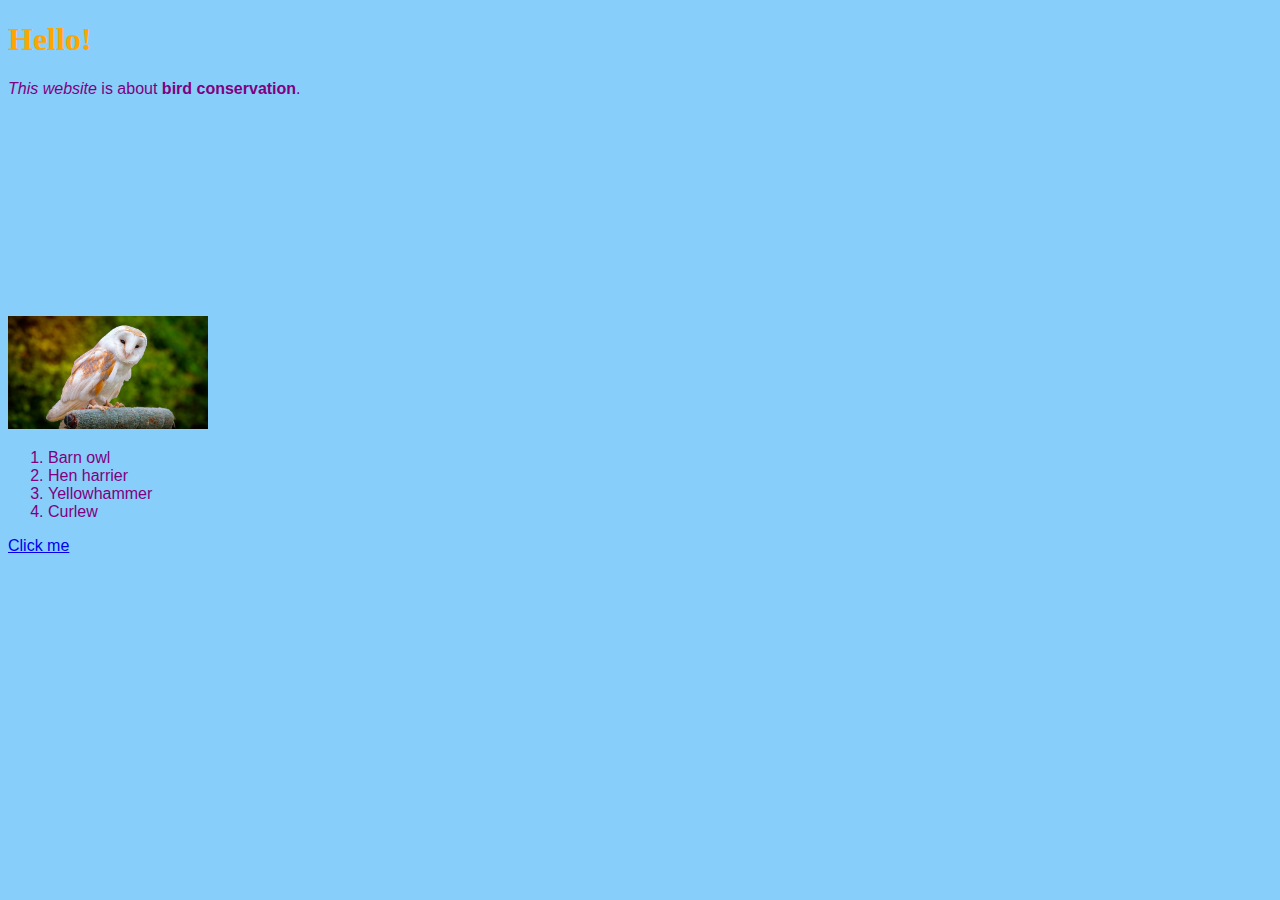
<file: bird-watch/index.html>
<!DOCTYPE html>
<html lang="en">
<head>
    <meta charset="UTF-8">
    <meta name="viewport" content="width=device-width, initial-scale=1.0">
    <title>Document</title>
    <link rel="stylesheet" href="./style.css">
</head>
<body>

    <header>
	    
    </header>

    <main>
      
      <h1>Hello!</h1>
      
      <p>
        <em>This website</em> is about <strong>bird conservation</strong>.
      </p>
      
      <img src="./bird.jpg" alt="A barn owl" width="200px">

      <iframe width="560" height="315" src="https://www.youtube.com/embed/DJv6T34qPAs" frameborder="0" allow="accelerometer; autoplay; clipboard-write; encrypted-media; gyroscope; picture-in-picture" allowfullscreen="true"></iframe>
    
      <ol>
          <li>Barn owl</li>
          <li>Hen harrier</li>
          <li>Yellowhammer</li>
          <li>Curlew</li>
      </ol>

      <a href="https://vi.wikipedia.org/wiki/Wikipedia" target="_blank">Click me</a>
    </main>

    <footer>
      
    </footer>

</body>
</html>
</file>
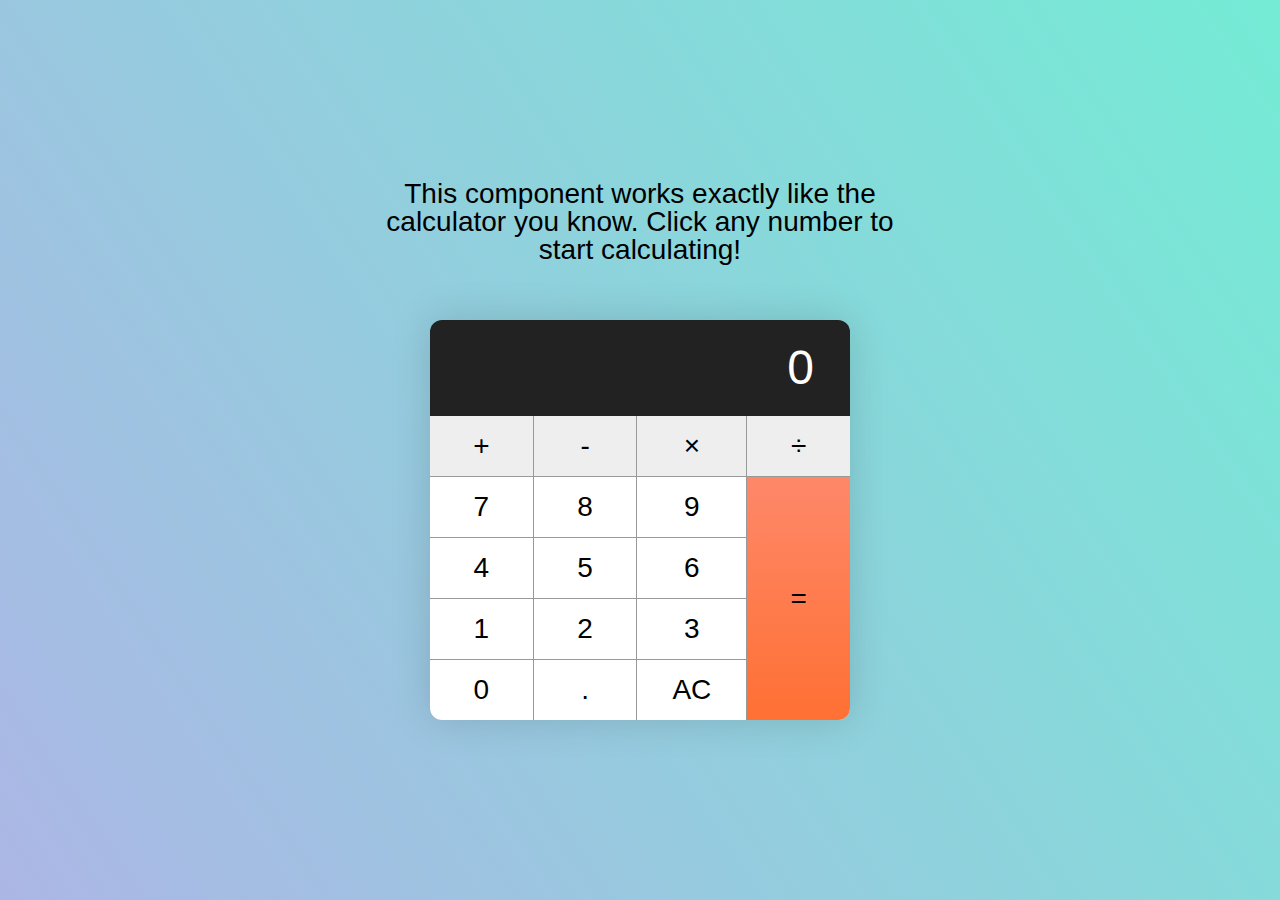
<file: calculator/index.html>
<!DOCTYPE html>
<html lang="en">
<head>
    <meta charset="UTF-8">
    <meta name="viewport" content="width=device-width, initial-scale=1.0">
    <title>Document</title>
    <link rel="stylesheet" href="./reset.css">
    <link rel="stylesheet" href="./style.css">
</head>
<body>
    <div class="container">
        <p>
          This component works exactly like the calculator you know. Click any number to start calculating!
        </p>
        <div class="calculator">
          <div class="calculator__display">0</div>
    
          <div class="calculator__keys">
            <button class="key--operator" data-action="add">+</button>
            <button class="key--operator" data-action="subtract">-</button>
            <button class="key--operator" data-action="multiply">&times;</button>
            <button class="key--operator" data-action="divide">÷</button>
            <button>7</button>
            <button>8</button>
            <button>9</button>
            <button>4</button>
            <button>5</button>
            <button>6</button>
            <button>1</button>
            <button>2</button>
            <button>3</button>
            <button>0</button>
            <button data-action="decimal">.</button>
            <button data-action="clear">AC</button>
            <button class="key--equal" data-action="calculate">=</button>
          </div>
        </div>
      </div>
    <script src="./script.js"></script>
</body>
</html>
</file>
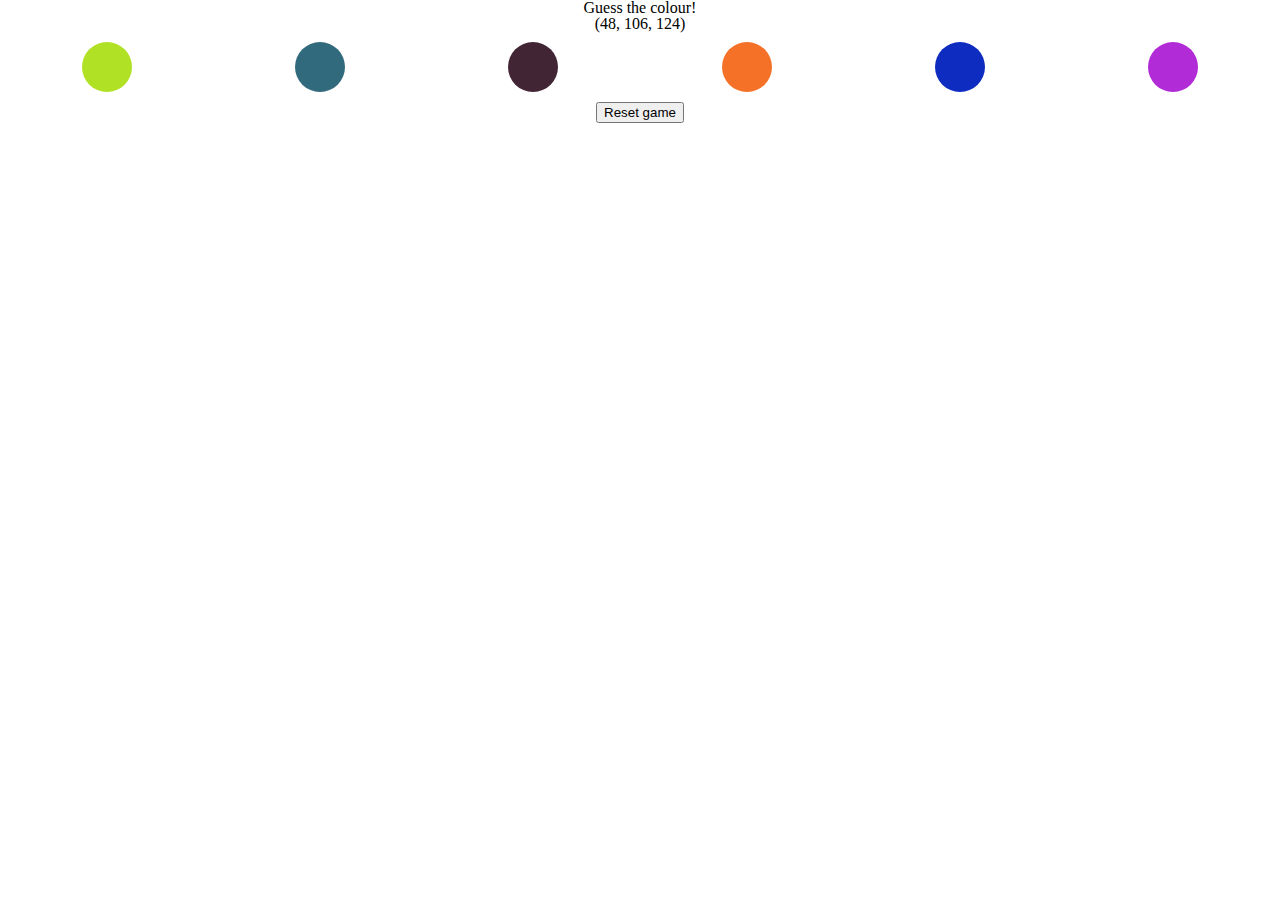
<file: guess-color/index.html>
<!DOCTYPE html>
<html lang="en">
<head>
    <meta charset="UTF-8">
    <meta name="viewport" content="width=device-width, initial-scale=1.0">
    <title>Document</title>
    <link rel="stylesheet" href="./reset.css">
    <link rel="stylesheet" href="./style.css">
</head>
<body>
    <h1>Guess the colour!</h1>
    <h2 id="colourValue"></h2>
    <div id="buttonWrapper">
        <button class="colourButton"></button>
        <button class="colourButton"></button>    
        <button class="colourButton"></button>    
        <button class="colourButton"></button>    
        <button class="colourButton"></button>    
        <button class="colourButton"></button>    
    </div>
    <h2 id="answer"></h2>

    <div id="reset"><button id="resetButton">Reset game</button></div>


    <script src="./script.js"></script>
</body>
</html>
</file>
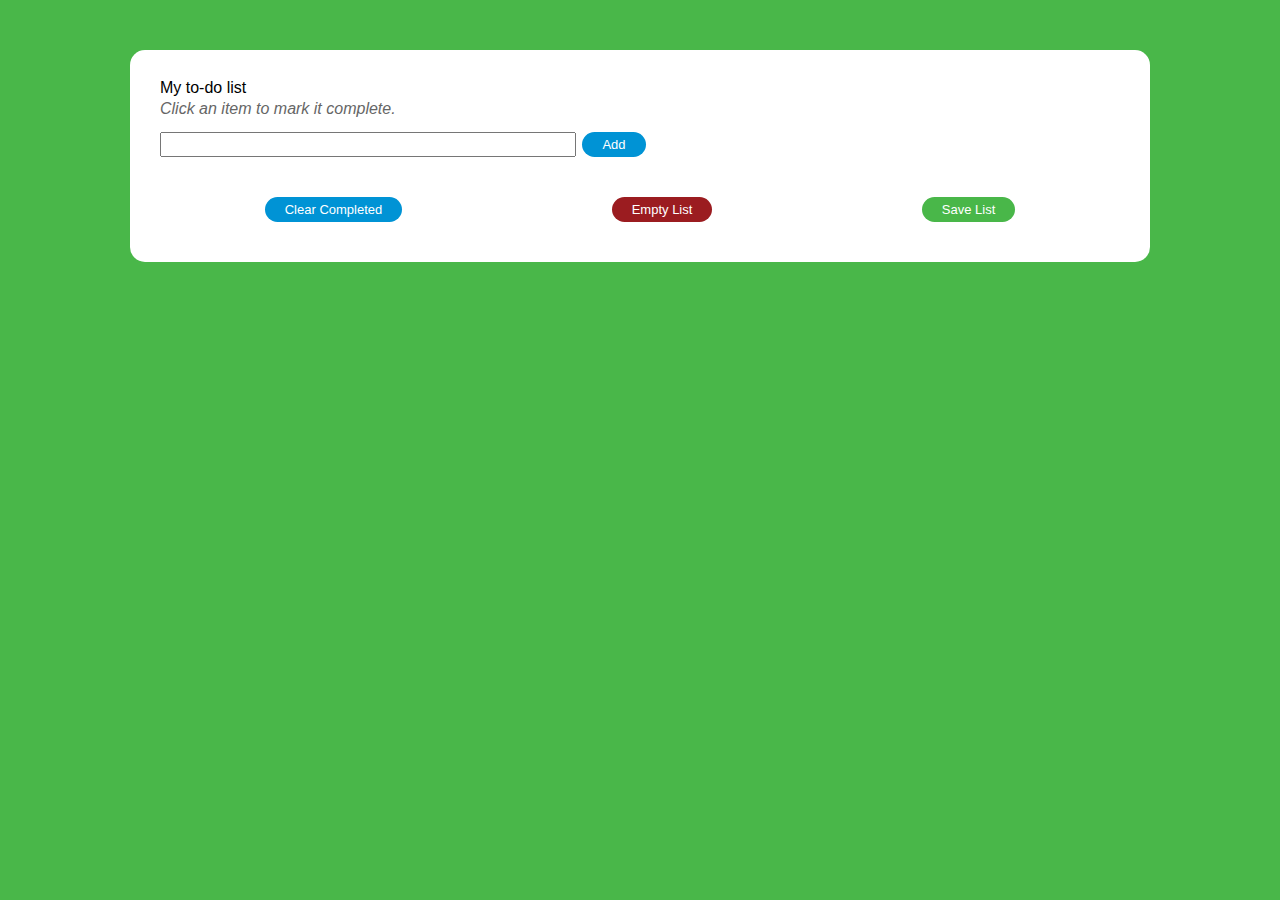
<file: todo-list/index.html>
<!DOCTYPE html>
<html lang="en">
<head>
    <meta charset="UTF-8">
    <meta name="viewport" content="width=device-width, initial-scale=1.0">
    <title>ToDo - List</title>
    <link rel="stylesheet" href="./reset.css">
    <link rel="stylesheet" href="./style.css">
</head>
<body>
    <div class="todo-wrapper">
        <h2>My to-do list</h2>
        <p>Click an item to mark it complete.</p>
        <form name="todo-adder">
            <input type="text" id="todo-entry-box" />
        </form>
        <button id="add-button" class="pretty-button">Add</button>
        <br />
        <ol id="todo-list">
        </ol>
        <div id="control-wrapper">
            <button id="clear-completed-button" class="pretty-button">Clear Completed</button>
            <button id="empty-button" class="pretty-button">Empty List</button>
            <button id="save-button" class="pretty-button">Save List</button>
        </div>
    </div>


    <script src="./script.js"></script>
</body>
</html>
</file>
<file: bird-watch/style.css>
body {
    background-color: lightskyblue;
    font-family: Helvetica, sans-serif;
    color: purple;
}

h1 {
    color: orange;
    font-family: 'Times New Roman', Times, serif;
}
  
  /**********************************
  This section is for styling tables
  ***********************************/
table, th, td {
    border: 1px solid HoneyDew;
    border-collapse: collapse;
}
tr {
  background-color: PaleTurquoise;
}
th, td {
  vertical-align: top;
  padding: 5px;
  text-align: left;
}
th {
  color: purple;
}
td {
  color: purple;
}
  /********************************/
</file>
<file: calculator/style.css>
html {
  box-sizing: border-box;
}

*,
*::before,
*::after {
  box-sizing: inherit;
}

body {
  margin: 0;
}

/* Responsive Images */

embed,
iframe,
img,
object,
video {
  max-width: 100%;
}

h1,
h2,
h3,
h4,
h5,
h6,
ul,
ol,
li,
p,
pre,
blockquote,
figure,
hr {
  margin: 0;
  padding-right: 0;
  padding-left: 0;
}

a {
  text-decoration: none;
}

a:focus {
  outline: none;
}

h1,
h2,
h3,
h4,
h5,
h6 {
  display: block;
}

/* Removes all decimals and discs from lists */

ol,
ul {
  list-style: none;
}

/* 
 * Completely resets form items
 * ----------------------------
 * Super hard reset that removes all borders
 * and radiuses of all form items (including
 * checkboxes and radios)
 */

input,
textarea,
button {
  border: 0;
  border-radius: 0;
  background-color: transparent;
  font-size: inherit;
  font-family: inherit;
  font-weight: inherit;
  outline: none;
  appearance: none;
  text-align: left;
}

input:hover,
input:active,
input:focus,
textarea:hover,
textarea:active,
textarea:focus,
button:hover,
button:active,
button:focus {
  outline: none;
}

:root {
  font-family: Helvetica, Arial, sans-serif;
}

html {
  font-size: 175%;
  font-weight: 300;
  line-height: 1.3;
}

body {
  align-items: center;
  background-image: linear-gradient(236deg, #74ebd5, #acb6e5);
  display: flex;
  height: 100vh;
  justify-content: center;
}

.container {
  max-width: 20em;
}

.container > p {
  text-align: center;
}

.calculator {
  border-radius: 12px;
  box-shadow: 0 0 40px 0px rgba(0, 0, 0, 0.15);
  margin-left: auto;
  margin-right: auto;
  margin-top: 2em;
  max-width: 15em;
  overflow: hidden;
}

.calculator__display {
  background-color: #222222;
  color: #fff;
  font-size: 1.714285714em;
  padding: 0.5em 0.75em;
  text-align: right;
}

.calculator__keys {
  background-color: #999;
  display: grid;
  grid-gap: 1px;
  grid-template-columns: repeat(4, 1fr);
}

.calculator__keys > * {
  background-color: #fff;
  padding: 0.5em 1.25em;
  position: relative;
  text-align: center;
}

.calculator__keys > *:active::before,
.calculator__keys > .is-depressed::before {
  background-color: rgba(0, 0, 0, 0.2);
  bottom: 0;
  box-shadow: 0 0 6px 0 rgba(0, 0, 0, 0.5) inset;
  content: "";
  left: 0;
  opacity: 0.3;
  position: absolute;
  right: 0;
  top: 0;
  z-index: 1;
}

.key--operator {
  background-color: #eee;
}

.key--equal {
  background-image: linear-gradient(to bottom, #fe886a, #ff7033);
  grid-column: -2;
  grid-row: 2 / span 4;
}
</file>
<file: guess-color/style.css>
.colourButton{
    background-color: rgb(255,0,0);
    width: 50px;
    height: 50px;
    border: none;
    border-radius: 50%;
    box-shadow: none;
    margin: 10px;
}

#buttonWrapper{
    width: 100%;
    display: flex;
    flex-wrap: wrap;
    justify-content: space-around;
    margin: 0 auto;
}

h1{
    text-align: center;
}

#colourValue{
    margin: 0 auto;
    text-align: center;
}

#answer{
    margin: 0 auto;
    text-align: center;
}

#reset{
    margin: 0 auto;
    text-align: center;
}

#reset-button{
    padding: 10px;
    background: none;
    border: 1px solid #000;
    margin: 10px;
}
</file>
<file: todo-list/style.css>
body {
    background-color: #49B749;
    font-family: "HelveticaNeue-Light", "Helvetica Neue Light", "Helvetica Neue", Helvetica, Arial, "Lucida Grande", sans-serif;
}

.todo-wrapper {
    margin-top: 50px;
    background-color: #fff;
    border-radius: 15px;
    margin-left: auto;
    margin-right: auto;
    padding: 30px;
    font-weight: 300;
}

.todo-wrapper h2 {
    margin: 0;
}

.todo-wrapper p {
    font-style: italic;
    color: #666;
    margin: 5px 0;
}

.todo-wrapper ol {
    margin: 20px 0;
}

.todo-wrapper ol li {
    margin: 5px 0;
    padding: 3px;
    -webkit-user-select: none;
    -moz-user-select: none;
    -ms-user-select: none;
    user-select: none;
    -webkit-transition: all 0.5s ease-out;
    transition: all 0.5s ease-out;
}

.todo-wrapper ol li:nth-child(even) {
    background: #ddd;
}

.todo-wrapper .completed {
    text-decoration: line-through;
    color: #666;
}

.todo-wrapper .pretty-button {
    margin: 10px 2px;
    padding: 5px 20px;
    border-radius: 15px;
    background-color: #0093D5;
    border: none;
    color: #fff;
    text-align: center;
    display: inline-block;
    font-size: small;
}

.todo-wrapper .pretty-button:hover {
    cursor: pointer;
    opacity: 0.75;
}

.todo-wrapper input {
    padding: 3px 6px;
}

.todo-wrapper form {
    display: inline-block;
}

#control-wrapper {
    text-align: center;
    display: flex;
    flex-wrap: wrap;
    justify-content: space-around;
}

.todo-wrapper #clear-button {
    background-color: #49B749;
}

.todo-wrapper #empty-button {
    background-color: #9B1C20;
}

.todo-wrapper #save-button {
    background-color: #49B749;
}

@media only screen and (min-width: 1400px) {
    .todo-wrapper {
        width: 50%;
    }

    .todo-wrapper input {
        width: 600px;
    }
    
}

@media only screen and (max-width: 1399px) and (min-width: 750px) {
    .todo-wrapper {
        width: 75%;
    }

    .todo-wrapper input {
        width: 400px;
    }
}
</file>
